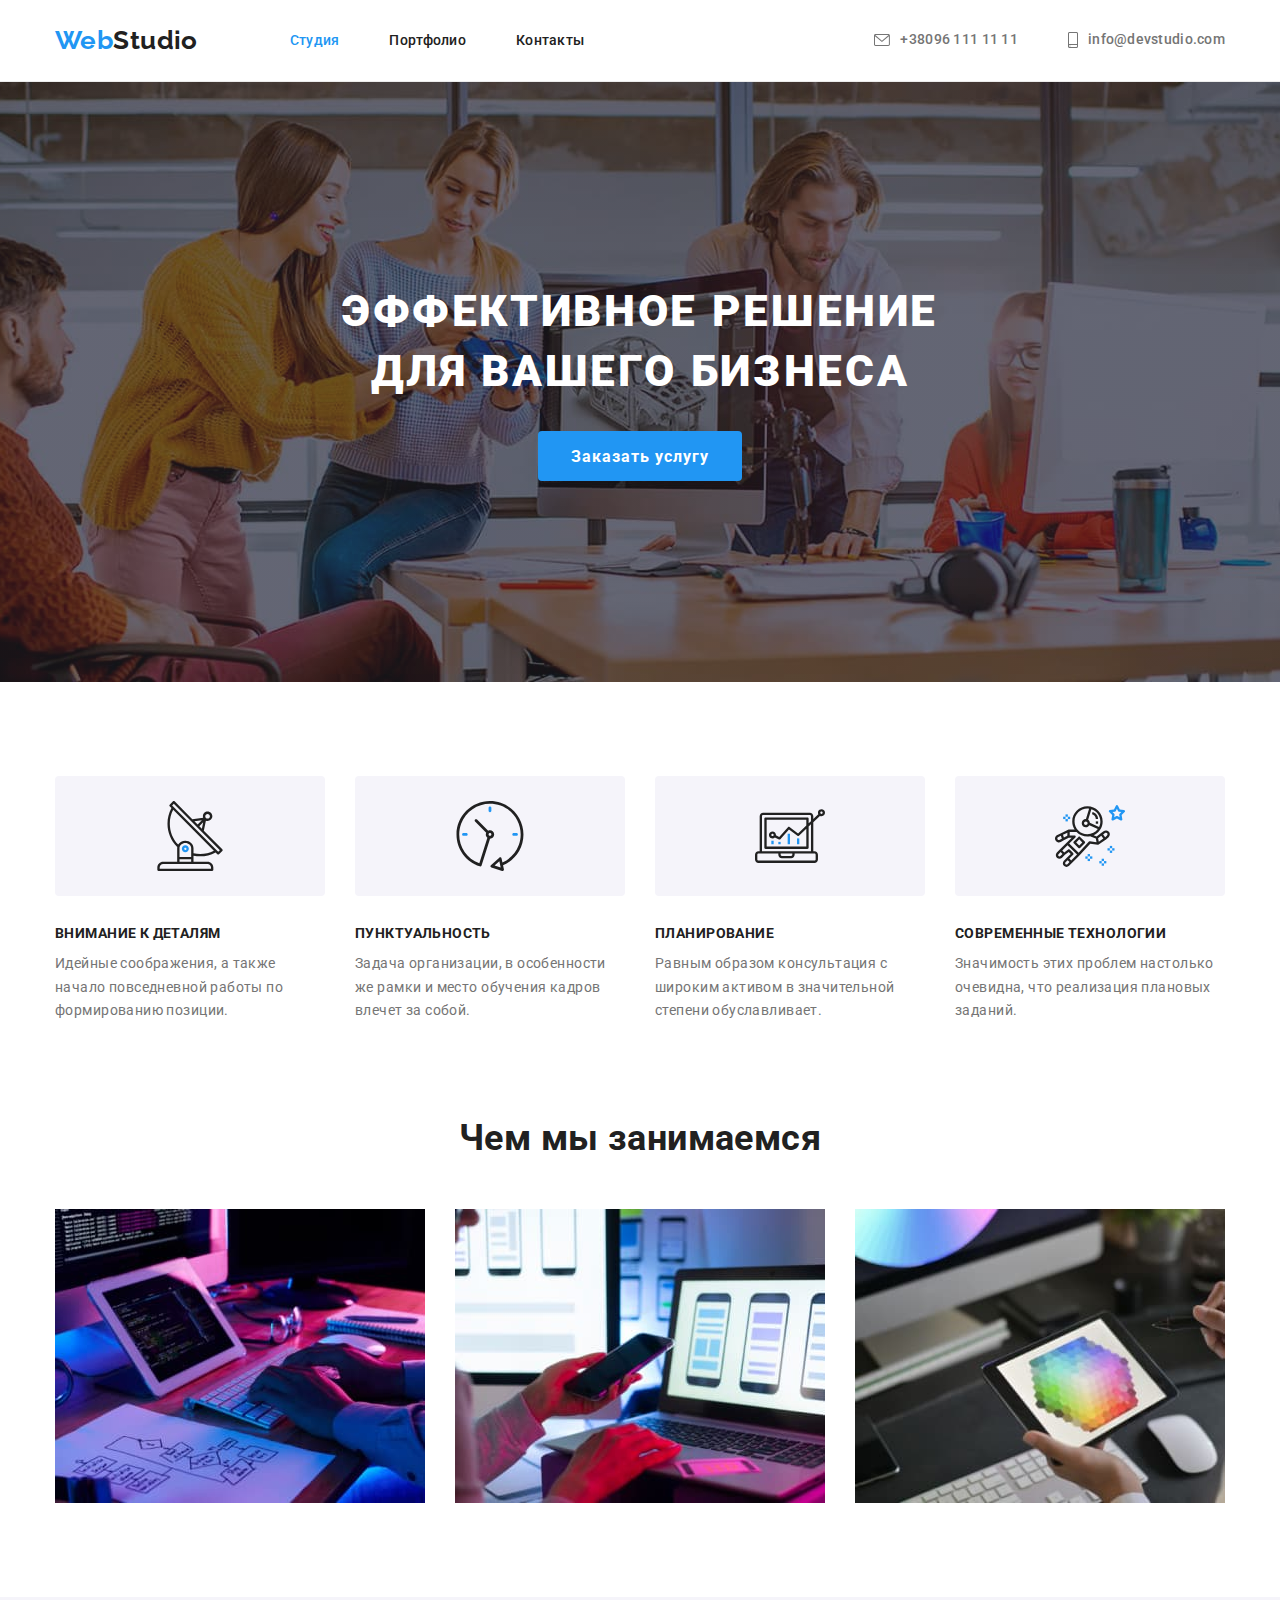
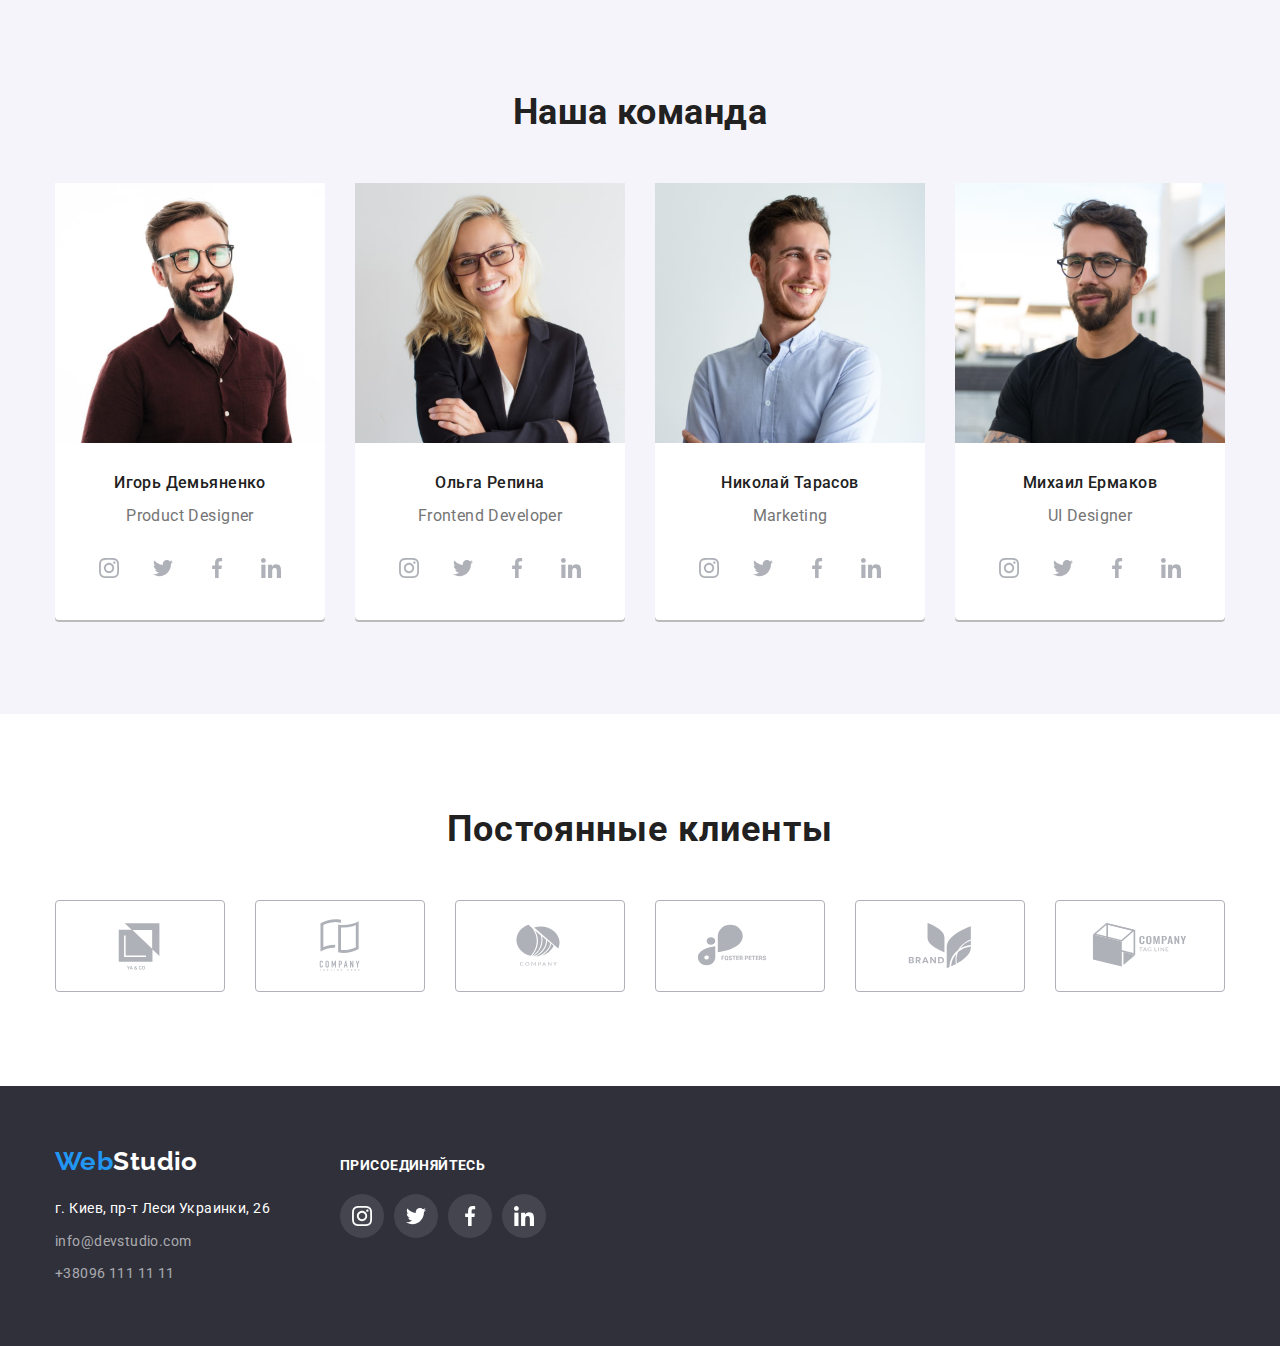
<file: index.html>
<!DOCTYPE html>
<html lang="ru">

<head>
    <meta charset="UTF-8">
    <meta http-equiv="X-UA-Compatible" content="IE=edge">
    <meta name="viewport" content="width=device-width, initial-scale=1.0">
    <title>WebStudio</title>
    <link rel="preconnect" href="https://fonts.googleapis.com">
    <link rel="preconnect" href="https://fonts.gstatic.com" crossorigin>
    <link href="https://fonts.googleapis.com/css2?family=Raleway:wght@700&family=Roboto:wght@400;500;700;900&display=swap"
        rel="stylesheet">
    <link rel="stylesheet" href="https://cdnjs.cloudflare.com/ajax/libs/modern-normalize/1.1.0/modern-normalize.min.css">
    <link rel="stylesheet" href="./CSS/style.css">

</head>

<body>

    <header class="page-header">
        <div class="container nav">
            <nav class="main-nav">
                <a href="#" class="logo"><span class="accent">Web</span>Studio</a>

                <ul class="site-nav list">
                    <li class="item"><a href="./index.html" class="nav-link current">Студия</a></li>
                    <li class="item"><a href="./portfolio.html" class="nav-link">Портфолио</a></li>
                    <li class="item"><a href="#" class="nav-link">Контакты</a></li>
                </ul>
            </nav>
    
                <ul class="contact-info list">
                    <li class="item">
                        <a href="tel:+380961111111" class="contact-link">
                        <svg class="contact-info-icon" width= "16"  height="12">
                            <use href="./images/icons.svg#icon-envelope"></use>
                        </svg>+38096 111 11 11
                    </a>
                </li>
                    <li class="item">
                        <a href="mailto:info@devstudio.com" class="contact-link">
                            <svg class="contact-info-icon" width= "10"  height="16">
                                <use href="./images/icons.svg#icon-smartphone"></use>
                            </svg>info@devstudio.com
                        </a>
                    </li>
                </ul>
        </div>
    </header>
 
    <!--main-->
    <main>

        <!--hero-->
        <section class="hero">
            <div class="container">
                <h1 class="hero-title">Эффективное решение<br>для вашего бизнеса</h1>
                <button type="button" class="hero-button">Заказать услугу</button>
            </div>
        </section>

        <!--advantages-->
 
        <section class="section">
            <div class="container">
                <!--невидимый заголовок-->
                <h2 class="visually-hidden">Преимущества</h2>
                
                <ul class="feature list">
                    <li class="item-list icon-antenna">
                    <div class="feature-block-icon">
                        <svg class="feature-icon" width= "70"  height="70">
                            <use href="./images/icons.svg#icon-antenna-1"></use>
                        </svg>
                    </div>
                        <h3 class="feature-title">Внимание к деталям</h3>
                        <p>Идейные соображения, а также начало повседневной работы по формированию позиции.</p>
                    </li>

                    <li class="item-list icon-clock">
                    <div class="feature-block-icon">
                        <svg class="feature-icon" width= "70"  height="70">
                            <use href="./images/icons.svg#icon-clock-1"></use>
                        </svg>
                    </div>
                        <h3 class="feature-title">Пунктуальность</h3>
                        <p>Задача организации, в особенности же рамки и место обучения кадров влечет за собой.</p>
                    </li>

                    <li class="item-list icon-diagram">
                    <div class="feature-block-icon">
                        <svg class="feature-icon" width= "70"  height="70">
                            <use href="./images/icons.svg#icon-diagram-1"></use>
                        </svg>
                    </div>
                        <h3 class="feature-title">Планирование</h3>
                        <p>Равным образом консультация с широким активом в значительной степени обуславливает.</p>
                    </li>

                    <li class="item-list icon-astronaut">
                    <div class="feature-block-icon">
                        <svg class="feature-icon" width= "70"  height="70">
                            <use href="./images/icons.svg#icon-astronaut-1"></use>
                        </svg>
                    </div>
                        <h3 class="feature-title">Современные технологии</h3>
                        <p>Значимость этих проблем настолько очевидна, что реализация плановых заданий.</p>
                    </li>
                </ul>
            </div>  
        </section>

        <!--works-->

        <section class="section works">
            <div class="container"> 
                <h2 class="section-title">Чем мы занимаемся</h2>
                <ul class="work list">
                    <li class="item">
                        <img class="picture" src="./images/box1.jpg" alt="программирование" width="370">
                    </li>
                    <li class="item">
                        <img class="picture" src="./images/box2.jpg" alt="маркетинг" width="370">
                    </li>

                    <li class="item">
                        <img class="picture" src="./images/box3.jpg" alt="веб-дизайн" width="370">
                    </li>
                </ul>
            </div>
        </section>

        <!--teams-->

        <section class="section section-team">
            <div class="container">
                <h2 class="section-title">Наша команда</h2>
                <ul class="teams list">
                    <li class="item img">
                            <img class="teams-picture" src="./images/img1.jpg" alt="Product Designer" width="270">
                            <div class="teams-title-text">
                                <h3 class="teams-title">Игорь Демьяненко</h3>
                                <p class="teams-text" lang="en">Product Designer</p>
                                <ul class="img-team list">
                                    <li class="img-team item">
                                        <a href="" class="img-team link">
                                            <svg class="img-team-icon" width= "20"  height="20">
                                                <use href="./images/icons.svg#icon-instagram-2"></use>
                                            </svg>
                                        </a>
                                    </li>
                                    <li class="img-team item">
                                        <a href="" class="img-team link">
                                            <svg class="img-team-icon" width= "20"  height="20">
                                                <use href="./images/icons.svg#icon-twitter-1"></use>
                                            </svg>
                                        </a>
                                    </li>
                                    <li class="img-team item">
                                        <a href="" class="img-team link">
                                            <svg class="img-team-icon" width= "20"  height="20">
                                                <use href="./images/icons.svg#icon-facebook-1"></use>
                                            </svg>
                                        </a>
                                    </li>
                                    <li class="img-team item">
                                        <a href="" class="img-team link">
                                            <svg class="img-team-icon" width= "20"  height="20">
                                                <use href="./images/icons.svg#icon-linkedin-1"></use>
                                            </svg>
                                        </a>
                                    </li>
                                </ul>
                            </div>
                    </li>
            
                    <li class="item img">
                            <img class="teams-picture" src="./images/img2.jpg" alt="Frontend Developer" width="270">
                            <div class="teams-title-text">
                                <h3 class="teams-title">Ольга Репина</h3>
                                <p class="teams-text" lang="en">Frontend Developer</p>
                                <ul class="img-team list">
                                    <li class="img-team item">
                                        <a href="" class="img-team link">
                                            <svg class="img-team-icon" width= "20"  height="20">
                                                <use href="images/icons.svg#icon-instagram-2"></use>
                                            </svg>
                                        </a>
                                    </li>
                                    <li class="img-team item">
                                        <a href="" class="img-team link">
                                            <svg class="img-team-icon" width= "20"  height="20">
                                                <use href="./images/icons.svg#icon-twitter-1"></use>
                                            </svg>
                                        </a>
                                    </li>
                                    <li class="img-team item">
                                        <a href="" class="img-team link">
                                            <svg class="img-team-icon" width= "20"  height="20">
                                                <use href="./images/icons.svg#icon-facebook-1"></use>
                                            </svg>
                                        </a>
                                    </li>
                                    <li class="img-team item">
                                        <a href="" class="img-team link">
                                            <svg class="img-team-icon" width= "20"  height="20">
                                                <use href="./images/icons.svg#icon-linkedin-1"></use>
                                            </svg>
                                        </a>
                                    </li>
                                    
                                </ul>
                            </div>
                    </li>
             
                    <li class="item img">
                            <img class="teams-picture" src="./images/img3.jpg" alt="Marketing" width="270">
                            <div class="teams-title-text">
                                <h3 class="teams-title">Николай Тарасов</h3>
                                <p class="teams-text" lang="en">Marketing</p>
                                <ul class="img-team list">
                                    <li class="img-team item">
                                        <a href="" class="img-team link">
                                        <svg class="img-team-icon" width= "20"  height="20">
                                            <use href="images/icons.svg#icon-instagram-2"></use>
                                        </svg>
                                    </a>
                                    </li>
                                    <li class="img-team item">
                                        <a href="" class="img-team link">
                                            <svg class="img-team-icon" width= "20"  height="20">
                                                <use href="./images/icons.svg#icon-twitter-1"></use>
                                            </svg>
                                        </a>
                                    </li>
                                    <li class="img-team item">
                                        <a href="" class="img-team link">
                                            <svg class="img-team-icon" width= "20"  height="20">
                                                <use href="./images/icons.svg#icon-facebook-1"></use>
                                            </svg>
                                        </a>
                                    </li>
                                    <li class="img-team item">
                                        <a href="" class="img-team link">
                                            <svg class="img-team-icon" width= "20"  height="20">
                                                <use href="./images/icons.svg#icon-linkedin-1"></use>
                                            </svg>
                                        </a>
                                    </li>
                                </ul>
                            </div>
                    </li>
            
                    <li class="item img">
                            <img class="teams-picture" src="./images/img4.jpg" alt="UI Designer" width="270">
                            <div class="teams-title-text">
                                <h3 class="teams-title">Михаил Ермаков</h3>
                                <p class="teams-text" lang="en">UI Designer</p>
                                <ul class="img-team list">
                                    <li class="img-team item">
                                        <a href="" class="img-team link">
                                            <svg class="img-team-icon" width= "20"  height="20">
                                                <use href="images/icons.svg#icon-instagram-2"></use>
                                            </svg>
                                        </a>
                                    </li>
                                    <li class="img-team item">
                                        <a href="" class="img-team link">
                                            <svg class="img-team-icon" width= "20"  height="20">
                                                <use href="./images/icons.svg#icon-twitter-1"></use>
                                            </svg>
                                        </a>
                                    </li>
                                    <li class="img-team item">
                                        <a href="" class="img-team link">
                                            <svg class="img-team-icon" width= "20"  height="20">
                                                <use href="./images/icons.svg#icon-facebook-1"></use>
                                            </svg>
                                         </a>
                                    </li>
                                    <li class="img-team item">
                                        <a href="" class="img-team link">
                                            <svg class="img-team-icon" width= "20"  height="20">
                                                <use href="./images/icons.svg#icon-linkedin-1"></use>
                                            </svg>
                                        </a>
                                    </li>
                                </ul>
                            </div>
                    </li>
                </ul>
            </div>
        </section>

        <!--clients-->

        <section class="section clients">
            <div class="container">
                <h2 class="clients-title">Постоянные клиенты</h2>
                <ul class="clients list">
                    <li class="clients-item list">
                        <a href="" class="clients-link">
                        <svg class="clients-link-icon" width= "106"  height="60">
                            <use href="./images/icons.svg#icon-Logo"></use>
                        </svg>
                        </a>
                    </li>
                    <li class="clients-item list">
                        <a href="" class="clients-link">
                        <svg class="clients-link-icon" width= "106"  height="60">
                            <use href="./images/icons.svg#icon-Logo-1"></use>
                        </svg>
                        </a>
                    </li>
                    <li class="clients-item list">
                        <a href="" class="clients-link">
                        <svg class="clients-link-icon" width= "106"  height="60">
                            <use href="./images/icons.svg#icon-Logo-2"></use>
                        </svg>
                        </a>
                    </li>
                    <li class="clients-item list">
                        <a href="" class="clients-link">
                        <svg class="clients-link-icon" width= "106"  height="60">
                            <use href="./images/icons.svg#icon-Logo-3"></use>
                        </svg>
                        </a>
                    </li>
                    <li class="clients-item list">
                        <a href="" class="clients-link">
                        <svg class="clients-link-icon" width= "106"  height="60">
                            <use href="./images/icons.svg#icon-Logo-4"></use>
                        </svg>
                        </a>
                    </li>
                    <li class="clients-item list">
                        <a href="" class="clients-link">
                        <svg class="clients-link-icon" width= "106"  height="60">
                            <use href="./images/icons.svg#icon-Logo-5"></use>
                        </svg>
                        </a>
                    </li>
                </ul>
            </div>
        </section>
    </main>

    <!--footer-->

    <footer class="footer-section">
        <div class="container">
            <div class="container-logo">
            <a href="" class="logo-footer"><span class="accent">Web</span>Studio</a>
            <address class="address footer">
                <ul class="contact-footer list">
                    <li class="contact-footer item">
                        <a href="https://goo.gl/maps/9Rdwkf6h53vLboCi9" class="maps"
                        target="_blank" rel="noopener noreferrer nofollow">
                            г. Киев, пр-т Леси Украинки, 26</a>
                    </li>
                    <li  class="contact-footer item">
                        <a href="mailto:info@devstudio.com" class="links">info@devstudio.com</a></li>
                    <li  class="contact-footer item">
                        <a href="tel:+380961111111" class="links">+38096 111 11 11</a></li>
                </ul>
            </address>
        </div>
        <div class="container-networks">
            <p class="social-networks-title">Присоединяйтесь</p>
             <ul class="social-networks list">
                <li class="networks-footer item">
                    <a href="" class="networks-footer link">
                        <svg class="networks-footer-icon" width= "20"  height="20">
                            <use href="./images/icons.svg#icon-instagram-2"></use>
                        </svg>
                    </a>
                </li>
                <li class="networks-footer item">
                    <a href="" class="networks-footer link">
                        <svg class="networks-footer-icon" width= "20"  height="20">
                            <use href="./images/icons.svg#icon-twitter-1"></use>
                        </svg>
                    </a>
                </li>
                <li class="networks-footer item">
                    <a href="" class="networks-footer link">
                        <svg class="networks-footer-icon" width= "20"  height="20">
                            <use href="./images/icons.svg#icon-facebook-1"></use>
                        </svg>
                    </a>
                </li>
                <li class="networks-footer item">
                    <a href="" class="networks-footer link">
                        <svg class="networks-footer-icon" width= "20"  height="20">
                            <use href="./images/icons.svg#icon-linkedin-1"></use>
                        </svg>
                    </a>
                </li>
            </ul>
        </div>
        </div>
    </footer> 

</body>

</html>
</file>
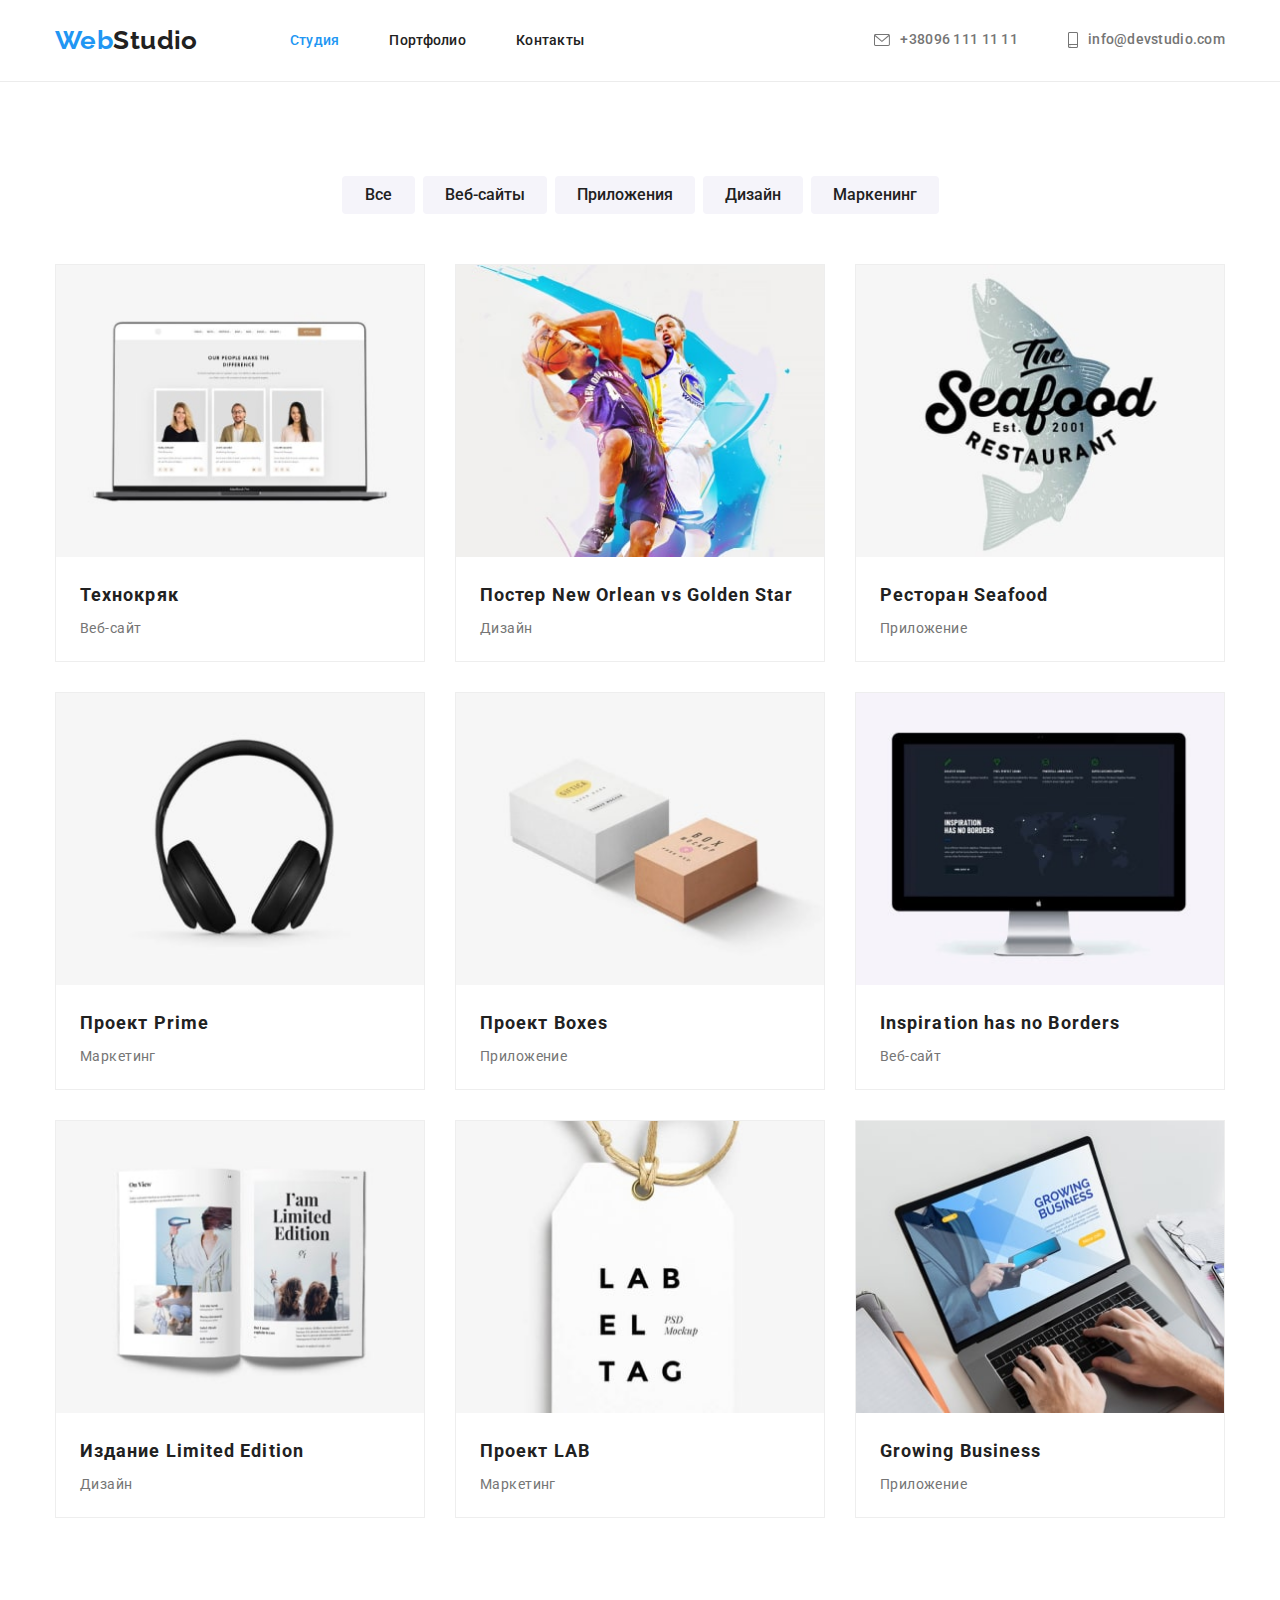
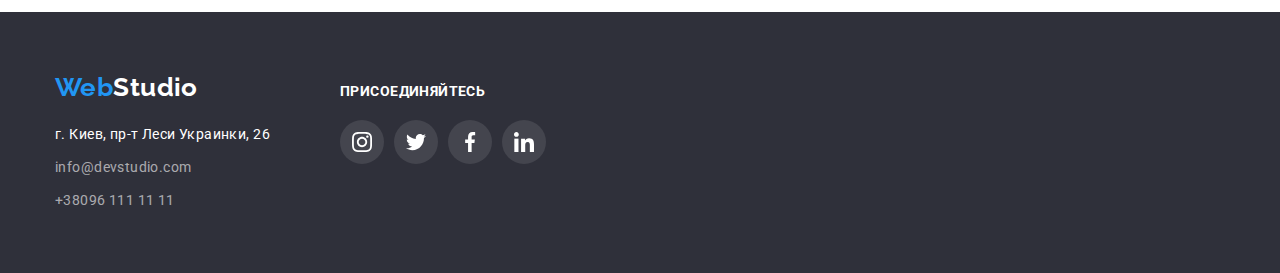
<file: portfolio.html>
<!DOCTYPE html>
<html lang="ru">

<head>
    <meta charset="UTF-8">
    <meta http-equiv="X-UA-Compatible" content="IE=edge">
    <meta name="viewport" content="width=device-width, initial-scale=1.0">
    <title>WebStudio</title>
    <link href="https://fonts.googleapis.com/css2?family=Raleway:wght@700&family=Roboto:wght@400;500;700;900&display=swap"
        rel="stylesheet">
    <link rel="stylesheet" href="https://cdnjs.cloudflare.com/ajax/libs/modern-normalize/1.1.0/modern-normalize.min.css">
    <link rel="stylesheet" href="./CSS/style.css">
</head>

<body>
    <header class="page-header">
        <div class="container nav">
            <nav class="main-nav">
                <a href="#" class="logo"><span class="accent">Web</span>Studio</a>

                <ul class="site-nav list">
                    <li class="item"><a href="./index.html" class="nav-link current">Студия</a></li>
                    <li class="item"><a href="./portfolio.html" class="nav-link">Портфолио</a></li>
                    <li class="item"><a href="#" class="nav-link">Контакты</a></li>
                </ul>
            </nav>
    
                <ul class="contact-info list">
                    <li class="item">
                        <a href="tel:+380961111111" class="contact-link">
                        <svg class="contact-info-icon" width= "16"  height="12">
                            <use href="./images/icons.svg#icon-envelope"></use>
                        </svg>+38096 111 11 11
                    </a>
                </li>
                    <li class="item">
                        <a href="mailto:info@devstudio.com" class="contact-link">
                            <svg class="contact-info-icon" width= "10"  height="16">
                                <use href="./images/icons.svg#icon-smartphone"></use>
                            </svg>info@devstudio.com
                        </a>
                    </li>
                </ul>
        </div>
    </header>
    <!--filters-->
    <main>

    <section class="section portfolio">
        <div class="container">
        <!--скрытый заголовок-->
        <h1 class="visually-hidden">Портфолио</h1>
     
            <ul class="buttons list">
                <li class="portfolio-list"> 
                    <button type="button" class="filter-button">Все</button></li>
                <li class="portfolio-list"> 
                    <button type="button" class="filter-button">Веб-сайты</button></li>
                <li class="portfolio-list"> 
                    <button type="button" class="filter-button">Приложения</button></li>
                <li class="portfolio-list"> 
                    <button type="button" class="filter-button">Дизайн</button></li>
                <li class="portfolio-list"> 
                    <button type="button" class="filter-button">Маркенинг</button></li>
            </ul>
            <ul class="project list">
                <li class="flex-project">
                    <a href="" class="list flex-link">
                        <img class="img-flex-project" src="./images/2/img1.jpg" alt="Технокряк" width="370">
                        <div class="project-padding">
                            <h2 class="title-list">Технокряк</h2>
                            <!--<p>Технокряк это современная площадка распространения коронавируса. Компании используют эту платформу для цифрового
                                шпионажа и атак на защищённые сервера конкурентов.</p> -->
                            <p class="text-project">Веб-сайт</p>
                        </div>
                    </a>
                </li>
                <li class="flex-project">
                    <a href="" class="list flex-link">
                        <img class="img-flex-project" src="./images/2/img2.jpg" alt="Постер New Orlean vs Golden Star" width="370">
                        <div class="project-padding">
                            <h2 class="title-list">Постер New Orlean vs Golden Star</h2>
                            <!--<p>Технокряк это современная площадка распространения коронавируса. Компании используют эту платформу для цифрового
                                шпионажа и атак на защищённые сервера конкурентов.</p> -->
                            <p class="text-project">Дизайн</p>
                        </div>
                    </a>
                </li>
                <li class="flex-project">
                    <a href="" class="list flex-link">
                        <img class="img-flex-project" src="./images/2/img3.jpg" alt="Ресторан Seafood" width="370">
                        <div class="project-padding">
                            <h2 class="title-list">Ресторан Seafood</h2>
                            <!--<p>Технокряк это современная площадка распространения коронавируса. Компании используют эту платформу для цифрового
                                шпионажа и атак на защищённые сервера конкурентов.</p> -->
                            <p class="text-project">Приложение</p>
                        </div>
                    </a>
                </li>
                <li class="flex-project">
                    <a href="" class="list flex-link">
                        <img class="img-flex-project" src="./images/2/img4.jpg" alt="Проект Prime" width="370">
                        <div class="project-padding">
                            <h2 class="title-list">Проект Prime</h2>
                            <!--<p>Технокряк это современная площадка распространения коронавируса. Компании используют эту платформу для цифрового
                                шпионажа и атак на защищённые сервера конкурентов.</p> -->
                            <p class="text-project">Маркетинг</p>
                       </div>
                    </a>
                </li>
                <li class="flex-project">
                    <a href="" class="list flex-link">
                        <img class="img-flex-project" src="./images/2/img5.jpg" alt="Проект Boxes" width="370">
                        <div class="project-padding">
                            <h2 class="title-list">Проект Boxes</h2>
                            <!--<p>Технокряк это современная площадка распространения коронавируса. Компании используют эту платформу для цифрового
                                шпионажа и атак на защищённые сервера конкурентов.</p> -->
                            <p class="text-project">Приложение</p>
                        </div>
                    </a>
                </li>
                <li class="flex-project">
                    <a href="" class="list flex-link">
                        <img class="img-flex-project" src="./images/2/img6.jpg" alt="Inspiration has no Borders" width="370">
                        <div class="project-padding">
                            <h2 class="title-list">Inspiration has no Borders</h2>
                            <!--<p>Технокряк это современная площадка распространения коронавируса. Компании используют эту платформу для цифрового
                                шпионажа и атак на защищённые сервера конкурентов.</p> -->
                            <p class="text-project">Веб-сайт</p>
                       </div>
                    </a>
                </li>
                <li class="flex-project">
                    <a href="" class="list flex-link">
                        <img class="img-flex-project" src="./images/2/img7.jpg" alt="Издание Limited Edition" width="370">
                        <div class="project-padding">
                            <h2 class="title-list">Издание Limited Edition</h2>
                            <!--<p>Технокряк это современная площадка распространения коронавируса. Компании используют эту платформу для цифрового
                                шпионажа и атак на защищённые сервера конкурентов.</p> -->
                            <p class="text-project">Дизайн</p>
                        </div>
                    </a>
                </li>
                <li class="flex-project">
                    <a href="" class="list flex-link">
                        <img class="img-flex-project" src="./images/2/img8.jpg" alt="Проект LAB" width="370">
                        <div class="project-padding">
                            <h2 class="title-list">Проект LAB</h2>
                            <!--<p>Технокряк это современная площадка распространения коронавируса. Компании используют эту платформу для цифрового
                                шпионажа и атак на защищённые сервера конкурентов.</p> -->
                            <p class="text-project">Маркетинг</p>
                       </div>
                    </a>
                </li>
                <li class="flex-project">
                    <a href="" class="list flex-link">
                        <img class="img-flex-project" src="./images/2/img9.jpg" alt="Growing Business" width="370">
                        <div class="project-padding">
                            <h2 class="title-list">Growing Business</h2>
                            <!--<p>Технокряк это современная площадка распространения коронавируса. Компании используют эту платформу для цифрового
                                шпионажа и атак на защищённые сервера конкурентов.</p> -->
                            <p class="text-project">Приложение</p>
                       </div>
                    </a>
                </li>
            </ul>
        </div>
    </section>
    </main>
        <!--footer-->
        <footer class="footer-section">
            <div class="container">
                <div class="container-logo">
                <a href="" class="logo-footer"><span class="accent">Web</span>Studio</a>
                <address class="address footer">
                    <ul class="contact-footer list">
                        <li class="contact-footer item">
                            <a href="https://goo.gl/maps/9Rdwkf6h53vLboCi9" class="maps"
                            target="_blank" rel="noopener noreferrer nofollow">
                                г. Киев, пр-т Леси Украинки, 26</a>
                        </li>
                        <li  class="contact-footer item">
                            <a href="mailto:info@devstudio.com" class="links">info@devstudio.com</a></li>
                        <li  class="contact-footer item">
                            <a href="tel:+380961111111" class="links">+38096 111 11 11</a></li>
                    </ul>
                </address>
            </div>
            <div class="container-networks">
                <p class="social-networks-title">Присоединяйтесь</p>
                 <ul class="social-networks list">
                    <li class="networks-footer item">
                        <a href="" class="networks-footer link">
                            <svg class="networks-footer-icon" width= "20"  height="20">
                                <use href="./images/icons.svg#icon-instagram-2"></use>
                            </svg>
                        </a>
                    </li>
                    <li class="networks-footer item">
                        <a href="" class="networks-footer link">
                            <svg class="networks-footer-icon" width= "20"  height="20">
                                <use href="./images/icons.svg#icon-twitter-1"></use>
                            </svg>
                        </a>
                    </li>
                    <li class="networks-footer item">
                        <a href="" class="networks-footer link">
                            <svg class="networks-footer-icon" width= "20"  height="20">
                                <use href="./images/icons.svg#icon-facebook-1"></use>
                            </svg>
                        </a>
                    </li>
                    <li class="networks-footer item">
                        <a href="" class="networks-footer link">
                            <svg class="networks-footer-icon" width= "20"  height="20">
                                <use href="./images/icons.svg#icon-linkedin-1"></use>
                            </svg>
                        </a>
                    </li>
                </ul>
            </div>
            </div>
        </footer> 

</body>

</html>
</file>
<file: CSS/style.css>
/* цвет основного текста #757575;*/
/* вторичный текст #212121*/
/* белый фон #FFFFFF*/
/* акцент #2196F3*/
/* вторичный цвет фона #e5e5e5*/
/* фон нижней части #F5F4FA*/
/* фон втавок #2F303A*/
/* */
/* */
:root {
  --primary-text-color: #757575;
  --title-text-color: #212121;
  --accent-color: #2196f3;
  --primary-bg-color: #ffffff;
  --secondary-bg-color: #f5f4fa;
}

/*--------- Утилиты--------- */
p,
h1,
h2,
h3,
h4,
h5,
h6 {
  margin: 0;
}

img {
  max-width: 100%;
  display: block;
  height: auto;
}

ul {
  margin: 0;
  padding: 0;
}

.list {
  list-style: none;
}


/*container*/
.container {
  width: 1200px;
  padding-left: 15px;
  padding-right: 15px;
  margin: 0 auto;
  /*outline: 2px solid red;*/
}

body {
  color: var(--primary-text-color);
  background-color: var(--primary-bg-color);
  font-family: Roboto, sans-serif;
  letter-spacing: 0.03em;
  font-size: 14px;
  line-height: 1.7;
}
/*--------- скрытые заголовки---------*/

.visually-hidden {
  position: absolute;
  white-space: nowrap;
  width: 1px;
  height: 1px;
  overflow: hidden;
  border: 0;
  padding: 0;
  clip: rect(0 0 0 0);
  clip-path: inset(50%);
  margin: -1px;
}

/*---------page-header---------*/
.page-header {
  background-color: var(--primary-bg-color);
  border-bottom: #ececec 1px solid;
}

/*---------site-nav---------*/
.main-nav {
  display: flex;
  align-items: center;
}
.site-nav {
  display: flex;
  margin-left: 92px;
}

/*.site-nav .item {
  /*margin-right: 50px;

  outline: 1px solid green;
  background-color: tomato;
} */
/*1вариант
.site-nav .item:last-child {
  margin-right: 0;
}
*/
/*2 вариант
.site-nav .item:not(:last-child) {
  margin-right: 50px;
}*/

/*3 вариант*/

.site-nav .item + .item {
  margin-left: 50px;
}

.logo {
  display: block;
  color: var(--title-text-color);
  font-family: Raleway, sans-serif;
  font-weight: 700;
  font-size: 26px;
  line-height: 1.2;
  text-decoration: none;
}

.accent {
  color: var(--accent-color);
}

.nav-link,
.nav-link.current {
  display: block;
  padding-top: 32px;
  padding-bottom: 32px;
  color: var(--title-text-color);
  font-family: inherit;
  font-weight: 500;
  font-size: 14px;
  line-height: 1.2;
  letter-spacing: 0.02em;
  text-decoration: none;
}

.nav-link:hover,
.nav-link:focus {
  color: var(--accent-color);
}

.nav-link.current:hover,
.nav-link.current:focus {
  color: var(--accent-color);
}

.nav-link.current {
  color: var(--accent-color);
}
  /*-----------contact-info----------*/

.contact-info {
  display: flex;
  margin-left:auto;
}

/*.contact-info .item {

  outline: 1px solid green;
  background-color: tomato;
}*/

.contact-info .item + .item {
  margin-left: 50px;
}

.contact-link {
  display: block;
  display: flex;
  align-items: center;
  padding-top: 16px;
  padding-bottom: 16px;

  font-weight: 500;
  font-size: 14px;
  line-height: 1.14;
  letter-spacing: 0.02em;
  color: var(--primary-text-color);
  text-decoration: none;
}

.contact-link:hover,
.contact-link:focus {
  color: var(--accent-color);
}

.container.nav {
  display: flex;
  align-items: center;
}
.contact-info-icon {
  margin-right: 10px;
  fill: #757575;
}
.contact-info-icon {
  fill: currentColor;
}
.contact-info-icon:hover,
.contact-info-icon:focus {
  color: var(--accent-color);
}
.contact-info.list {
  display: flex;
  align-items: center;
}


/* ---------hero---------*/

.hero-title {

  text-transform:uppercase;
  color: var(--primary-bg-color);
  font-weight: 900;
  font-size: 44px;
  line-height: 1.36;
  text-align: center;
  letter-spacing: 0.06em;
  margin-bottom: 30px;
}
.hero {
  padding-top: 200px;
  padding-bottom: 200px;
  text-align: center;
  background-color: #2f303a;

  max-width: 1600px;
  height: 600px;
  margin-left: auto;
  margin-right: auto;
  background-image: linear-gradient(
    rgba(47, 48, 58, 0.4),
    rgba(47, 48, 58, 0.4)),
    url("../images/Img10.jpg");
  background-repeat: no-repeat;
  background-size: cover;
  background-position: center;
}


/*---------section title---------*/
  
.section-title {
  color: var(--title-text-color);
  font-weight: bold;
  font-size: 36px;
  line-height: 1.17;
  text-align: center;
  margin-bottom: 50px;

}

/*---------features---------*/

.section {
  padding: 94px 0;
}

.feature-title {
  margin-bottom: 10px;

  color: var(--title-text-color);
  font-weight: 700;
  font-size: 14px;
  line-height: 1.14;
  text-transform: uppercase;
}

.feature.list {
  display: flex; 
  align-items: center;

}

.feature-block-icon {
  background-color: var(--secondary-bg-color);
  margin-bottom: 30px;
  width: 270px;
  height: 120px;
  border-radius: 4px;
  display: flex;
  justify-content: center;
  align-items: center;
}
.item-list {
  width:calc((100% - 90px) / 4);
  margin-right: 30px;
  text-decoration: none;
  color: var(--primary-text-color);

  /*outline: 1px solid green;*/
}
.item-list:nth-child(4n) {
  margin-right: 0;
}
.item-list:nth-last-child(-n + 4) {
  margin-bottom: 0;
}
/*.item-list::before {
  display: block;
  content:"";
  height: 120px;
  background-size: contain;
  background-repeat: no-repeat;
  background-position: center;

  outline: 1px solid green;
}


/*---------works---------*/

.works {
  padding-top: 0;
}
.work.list {
  display: flex;
  align-items: center;

}
.work.list .item + .item {
  margin-left: 30px;
}

/*---------teams---------*/

.section-team {
  background-color: #f5f4fa;
}
.teams-title {
  color: var(--title-text-color);
  font-weight: 500;
  font-size: 16px;
  line-height: 1.19;
}
.teams.list {
  display: flex;
}

.teams.list .item + .item {
  margin-left: 30px;
}
.teams-title-text {
  padding-top: 30px;
  padding-bottom: 30px;
}

.item.img {
  width: 270px;
  box-shadow: 0px 2px 0px 0px #bbbbbb;
  border-radius: 4px;
  background-color: var(--primary-bg-color);
}

.teams-title {
  text-align: center;
  font-size: 16px;
  font-weight: 500;
}
.teams-text {
  margin-top: 10px;
  text-align: center;
  font-size: 16px;
  margin-bottom: 16px;
}
.teams.item {
  flex-basis: calc(100% / 4 - 30px);
  margin-left: 30px;
}
.img-team.list {
  display: flex;
  justify-content: center;
}
.img-team.link {
  padding: 0;
  width: 44px;
  height: 44px;
  border-radius: 50%;
  display: flex;
  align-items: center;
  justify-content: center;
  outline: none;
  
  /*outline: 1px solid green;*/
}

.img-team.item {
  display: block;
}
.img-team.item + .img-team.item {
  margin-left: 10px;
}
.img-team-icon {
  fill: #AFB1B8;
}

.img-team.link:hover,
.img-team.link:focus,
.img-team.link:hover .img-team-icon,
.img-team.link:focus .img-team-icon {
  fill: var(--primary-bg-color);
  background-color: var(--accent-color);
}
/*button*/
.hero-button {
  display: inline-block;
  border: 1px solid transparent;
  min-width: 200px;
  padding: 10px 32px;
  height: 50px;
  border-radius: 4px;

  background-color: var(--accent-color);
  color: var(--primary-bg-color);
  font-weight: 700;
  font-size: 16px;
  line-height: 1.9;
  align-items: center;
  text-align: center;
  letter-spacing: 0.06em;
  cursor: pointer;
}

.section.clients {
  font-weight: bold;
  font-size: 36px;
  line-height: 1.17;
  text-align: center;
  letter-spacing: 0.03em;
  color: #212121;

}
/*---------section clients---------*/

.clients-title {
  margin-bottom: 50px;
  font-weight: bold;
  font-size: 36px;
  line-height: 1.17;
  text-align: center;
  letter-spacing: 0.03em;

  color: #212121;
}
.clients.list {
  display: flex;
  justify-content: center;
}

.clients-link {
  display: flex;
  justify-content: center;
  align-items: center;
  border: 1px solid #afb1b8;
  border-radius: 4px;
  min-width: 170px;
  height: 92px;
  fill: #AFB1B8;
}

.clients-item.list:hover .clients-link,
.clients-item.list:focus .clients-link,
.clients-link:hover .clients-link-icon,
.clients-link:focus .clients-link-icon {
  fill: var(--accent-color);
  border-color: var(--accent-color);
}

.clients-item.list + .clients-item.list {
  margin-left: 30px;
}

/*---------portfolio---------*/

/* main*/

.project.list {
  display: flex;
  flex-wrap: wrap;
}

.flex-project {
  width:calc((100% - 60px) / 3);
  margin-right: 30px;
  margin-bottom: 30px;
  text-decoration: none;

  /*outline: 1px solid green;*/
}

.list.flex-link {
  text-decoration: none;
  display: block;
  border: 1px solid #eeeeee;
  color: var(--primary-text-color);

}
.flex-project:nth-child(3n) {
  margin-right: 0;
}
.flex-project:nth-last-child(-n + 3) {
  margin-bottom: 0;
}

.project-padding {
  padding: 20px 24px 20px 24px;
  border-top: none;

}
.title-list {

  font-weight: 700;
  font-size: 18px;
  line-height: 2;
  letter-spacing: 0.06em;
  color: var(--title-text-color);
  margin-bottom: 4px;
}

.list.flex-link:hover,
.list.flex-link:focus {
  box-shadow: 0px 1px 1px rgba(0, 0, 0, 0.12), 0px 4px 4px rgba(0, 0, 0, 0.06), 1px 4px 6px rgba(0, 0, 0, 0.16);
}


/*button*/
.buttons.list {
  display: flex;
  justify-content: center;
  margin-bottom: 50px;
}

.portfolio-list:not(:last-child) {
  margin-right: 8px;
  align-items: center;

}
.filter-button {
  border: transparent;
  min-width: 73px;
  padding: 6px 22px;
  text-align: center;
  border-radius: 4px;
  color: var(--title-text-color);
  background-color: var(--secondary-bg-color);
  font-weight: 500;
  font-size: 16px;
  line-height: 1.62;
  text-align: center;
  cursor: pointer;
}
.filter-button:hover,
.filter-button:focus {
  color: var(--primary-bg-color);
  background-color: var(--accent-color);
  box-shadow: 0px 3px 1px rgba(0, 0, 0, 0.1), 0px 1px 2px rgba(0, 0, 0, 0.08), 0px 2px 2px rgba(0, 0, 0, 0.12);
}




/*---------footer----------*/
.footer-section {
    padding-top: 60px;
    padding-bottom: 60px;
    background-color: #2f303a;
    border: 1px;
}

.address {
  font-style: normal;
}
.networks-footer.item:not(:last-child) {
  margin-right: 10px;
}

.contact-footer.item {
  margin-bottom: 9px;
}
.contact-footer.item:nth-child(3n) {
  margin-bottom: 0;
}

.logo-footer {
  display: block;
  margin-bottom: 20px;

  color: var(--primary-bg-color);
  font-family: Raleway, sans-serif;
  font-weight: 700;
  font-size: 26px;
  line-height: 1.2;
  text-decoration: none;
}

.maps {
  display: block;

  font-size: 14px;
  line-height: 1.7;
  color: var(--primary-bg-color);
  text-decoration: none;
}
.links {
  display: block;

  font-size: 14px;
  line-height: 1.7;
  color: rgba(255, 255, 255, 0.6);
  text-decoration: none;
}
.maps:hover,
.maps:focus {
  color: var(--accent-color);
}
.links:hover,
.links:focus {
  color: var(--accent-color);
}

/* social-networks-footer*/

.social-networks-title {
  font-weight: bold;
  font-size: 14px;
  line-height: 1.14;
  letter-spacing: 0.03em;
  text-transform: uppercase;

  color: #FFFFFF;
  margin-bottom: 20px;
}

.social-networks.list {
  display: flex;
  justify-content: space-between;
}

.footer-section .container {
  align-items: baseline;
  display: flex;
}

.container-networks {
  box-sizing: inherit;

}
.container-logo:not(:last-child) {
  margin-right: 70px;
}

.networks-footer.link {
  display: flex;
  justify-content: center;
  align-items: center;
  width: 44px;
  height: 44px;
  border-radius: 50%;
  background-color: rgba(255, 255, 255, 0.1);
}

.networks-footer.link:hover,
.networks-footer.link:focus {
  background-color: var(--accent-color);
}

.networks-footer-icon {
  fill: var(--primary-bg-color);
}
</file>
